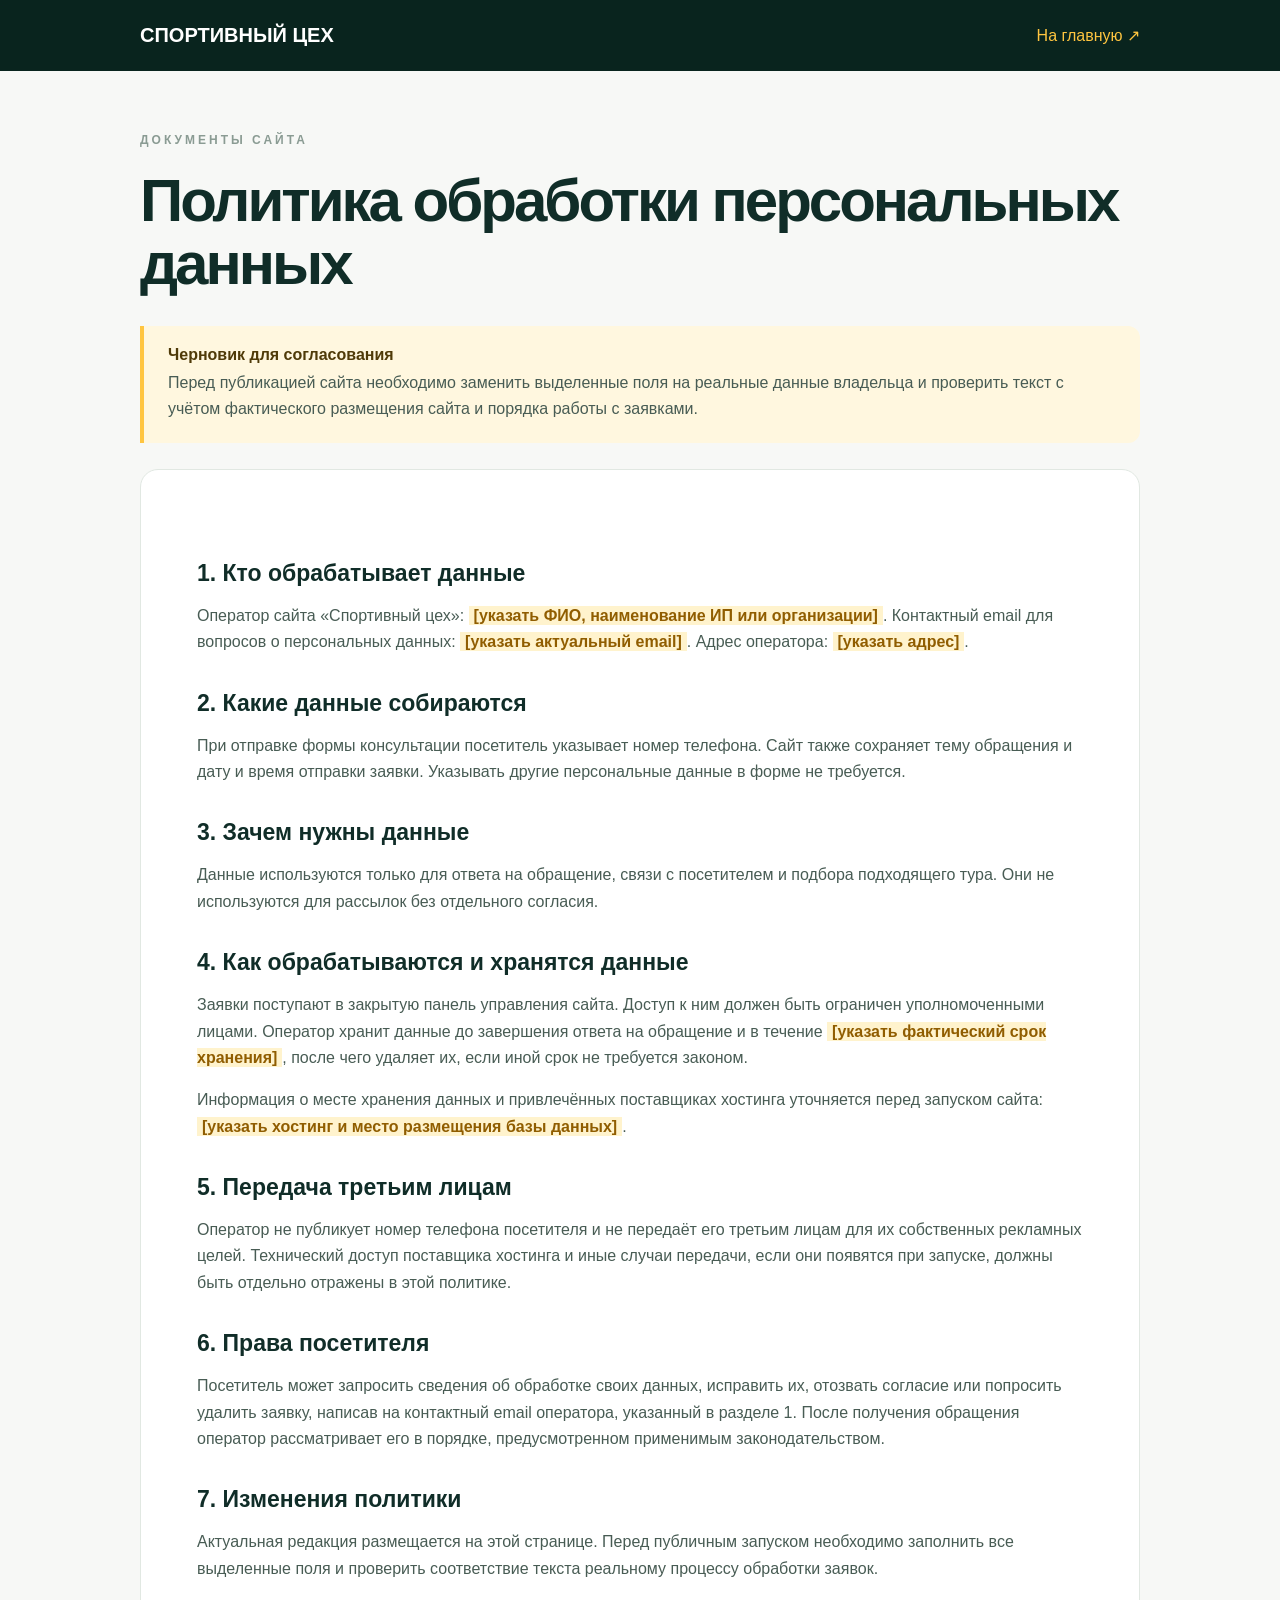
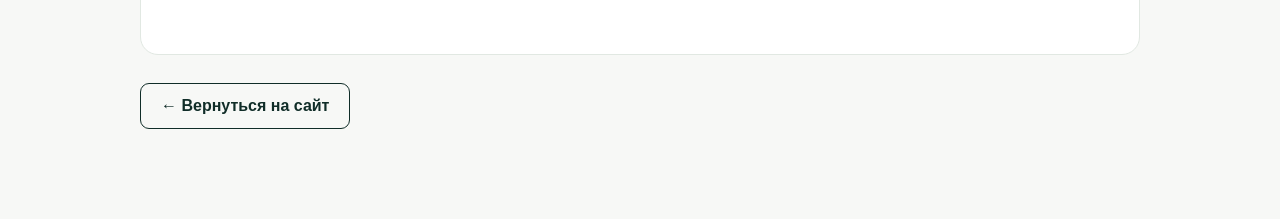
<file: privacy.html>
<!doctype html>
<html lang="ru">
<head>
  <meta charset="utf-8">
  <meta name="viewport" content="width=device-width, initial-scale=1">
  <meta name="robots" content="noindex,nofollow">
  <title>Политика обработки персональных данных — Спортивный цех</title>
  <style>
    :root{font-family:Manrope,Arial,sans-serif;color:#102d28;background:#f7f8f6}*{box-sizing:border-box}body{margin:0}a{color:inherit}.top{background:#09241e;color:white;padding:24px max(24px,calc((100% - 1000px)/2));display:flex;justify-content:space-between;gap:20px;align-items:center}.top strong{font-size:20px}.top a{color:#ffc540;text-decoration:none}.wrap{width:min(1000px,calc(100% - 40px));margin:60px auto 90px}.eyebrow{font-size:12px;font-weight:800;letter-spacing:.25em;color:#8a9b93}h1{font-size:clamp(36px,5vw,60px);line-height:1.06;letter-spacing:-.05em;margin:18px 0 30px}h2{font-size:23px;margin:34px 0 12px}p,li{font-size:16px;line-height:1.65;color:#485c54}.draft{padding:20px 24px;border-left:4px solid #ffc540;background:#fff7df;border-radius:0 12px 12px 0}.draft strong{color:#4f3a08}.draft p{margin:6px 0 0}.content{background:#fff;padding:clamp(24px,5vw,56px);border:1px solid #e1e8e2;border-radius:18px;margin-top:26px}.content p:first-child{margin-top:0}.placeholder{font-weight:700;color:#905d00;background:#fff3cd;padding:1px 5px}.back{display:inline-flex;margin-top:28px;padding:13px 20px;border:1px solid #102d28;border-radius:9px;text-decoration:none;font-weight:700}.back:hover{background:#102d28;color:#fff}@media(max-width:600px){.top{padding:19px 20px}.top strong{font-size:16px}.wrap{margin:38px auto 65px}.content{padding:22px}.draft{padding:16px}}
  </style>
<script>window.STATIC_PREVIEW=true;window.STATIC_BASE="/Cech/"</script></head>
<body>
  <header class="top"><strong>СПОРТИВНЫЙ ЦЕХ</strong><a href="/Cech/">На главную ↗</a></header>
  <main class="wrap">
    <p class="eyebrow">ДОКУМЕНТЫ САЙТА</p>
    <h1>Политика обработки персональных данных</h1>
    <div class="draft"><strong>Черновик для согласования</strong><p>Перед публикацией сайта необходимо заменить выделенные поля на реальные данные владельца и проверить текст с учётом фактического размещения сайта и порядка работы с заявками.</p></div>
    <div class="content">
      <h2>1. Кто обрабатывает данные</h2>
      <p>Оператор сайта «Спортивный цех»: <span class="placeholder">[указать ФИО, наименование ИП или организации]</span>. Контактный email для вопросов о персональных данных: <span class="placeholder">[указать актуальный email]</span>. Адрес оператора: <span class="placeholder">[указать адрес]</span>.</p>
      <h2>2. Какие данные собираются</h2>
      <p>При отправке формы консультации посетитель указывает номер телефона. Сайт также сохраняет тему обращения и дату и время отправки заявки. Указывать другие персональные данные в форме не требуется.</p>
      <h2>3. Зачем нужны данные</h2>
      <p>Данные используются только для ответа на обращение, связи с посетителем и подбора подходящего тура. Они не используются для рассылок без отдельного согласия.</p>
      <h2>4. Как обрабатываются и хранятся данные</h2>
      <p>Заявки поступают в закрытую панель управления сайта. Доступ к ним должен быть ограничен уполномоченными лицами. Оператор хранит данные до завершения ответа на обращение и в течение <span class="placeholder">[указать фактический срок хранения]</span>, после чего удаляет их, если иной срок не требуется законом.</p>
      <p>Информация о месте хранения данных и привлечённых поставщиках хостинга уточняется перед запуском сайта: <span class="placeholder">[указать хостинг и место размещения базы данных]</span>.</p>
      <h2>5. Передача третьим лицам</h2>
      <p>Оператор не публикует номер телефона посетителя и не передаёт его третьим лицам для их собственных рекламных целей. Технический доступ поставщика хостинга и иные случаи передачи, если они появятся при запуске, должны быть отдельно отражены в этой политике.</p>
      <h2>6. Права посетителя</h2>
      <p>Посетитель может запросить сведения об обработке своих данных, исправить их, отозвать согласие или попросить удалить заявку, написав на контактный email оператора, указанный в разделе 1. После получения обращения оператор рассматривает его в порядке, предусмотренном применимым законодательством.</p>
      <h2>7. Изменения политики</h2>
      <p>Актуальная редакция размещается на этой странице. Перед публичным запуском необходимо заполнить все выделенные поля и проверить соответствие текста реальному процессу обработки заявок.</p>
    </div>
    <a class="back" href="/Cech/">← Вернуться на сайт</a>
  </main>
</body>
</html>
</file>
